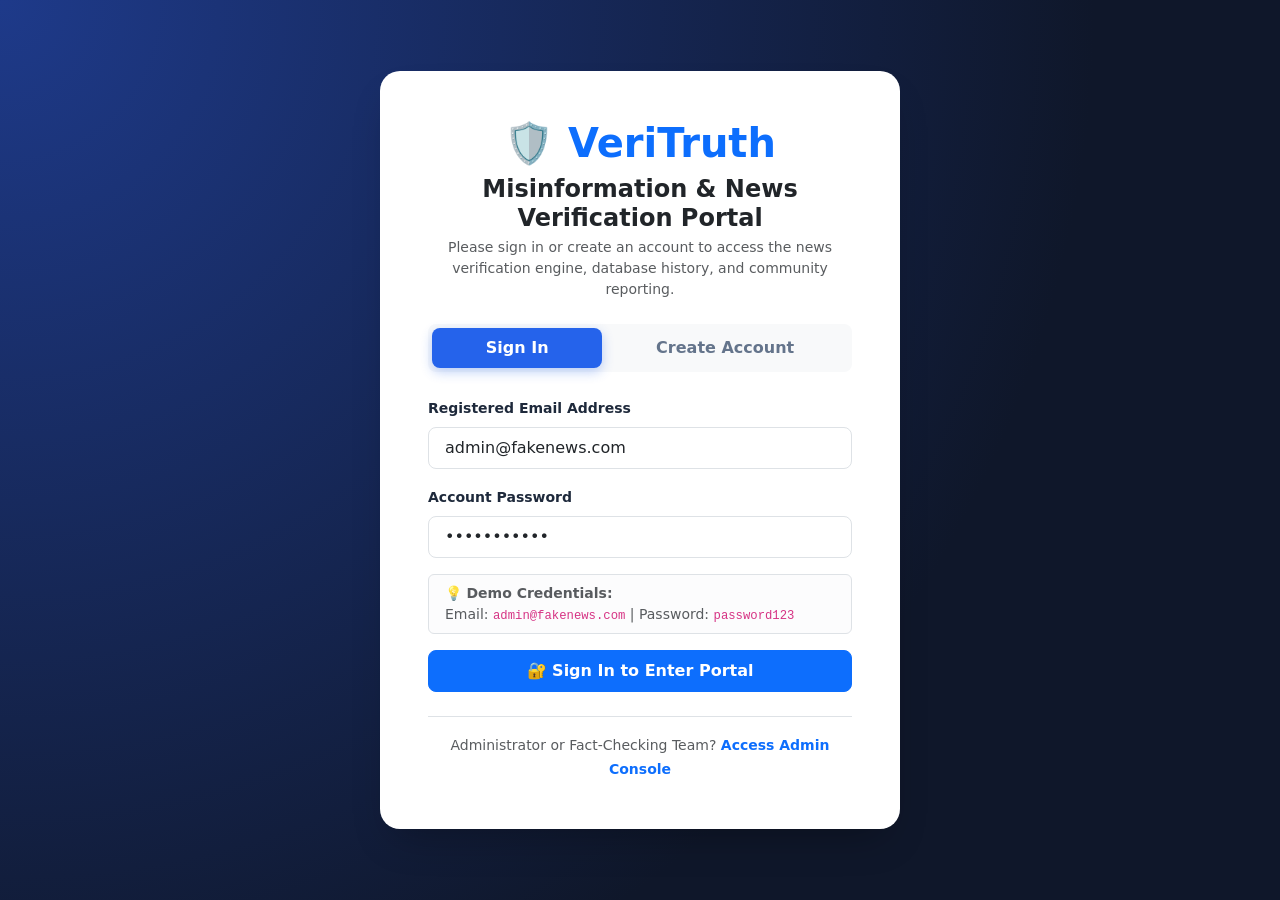
<file: index.html>
<!DOCTYPE html>
<html lang="en">
<head>
    <meta charset="UTF-8">
    <meta name="viewport" content="width=device-width, initial-scale=1.0">
    <title>VeriTruth - Fake News Detection & Verification Portal</title>
    <!-- Bootstrap 5 CSS -->
    <link href="https://cdn.jsdelivr.net/npm/bootstrap@5.3.0/dist/css/bootstrap.min.css" rel="stylesheet">
    <!-- Custom CSS -->
    <link rel="stylesheet" href="style.css">
</head>
<body>

    <!-- ========================================================= -->
    <!-- GATE 1: AUTHENTICATION GATE (Visible ONLY When Logged Out) -->
    <!-- ========================================================= -->
    <div id="authGateSection" class="min-vh-100 d-flex flex-column justify-content-center align-items-center py-5 px-3">
        <div class="auth-card custom-card p-4 p-md-5" style="max-width: 520px; width: 100%;">
            
            <div class="text-center mb-4">
                <div class="display-6 fw-bold text-primary mb-2">🛡️ VeriTruth</div>
                <h4 class="fw-bold text-dark mb-1">Misinformation & News Verification Portal</h4>
                <p class="text-muted small">Please sign in or create an account to access the news verification engine, database history, and community reporting.</p>
            </div>

            <!-- Login / Register Tabs -->
            <ul class="nav nav-pills nav-fill mb-4 p-1 bg-light rounded-3" id="authGateTabs" role="tablist">
                <li class="nav-item">
                    <button class="nav-link active fw-bold py-2" id="tab-login" data-bs-toggle="pill" data-bs-target="#pane-login" type="button">Sign In</button>
                </li>
                <li class="nav-item">
                    <button class="nav-link fw-bold py-2" id="tab-register" data-bs-toggle="pill" data-bs-target="#pane-register" type="button">Create Account</button>
                </li>
            </ul>

            <div class="tab-content">
                <!-- SIGN IN PANE -->
                <div class="tab-pane fade show active" id="pane-login">
                    <form onsubmit="return handleLogin(event)">
                        <div class="mb-3">
                            <label class="form-label fw-semibold small">Registered Email Address</label>
                            <input type="email" id="gateLoginEmail" class="form-control form-control-lg fs-6" placeholder="name@example.com" value="admin@fakenews.com" required>
                        </div>
                        <div class="mb-3">
                            <label class="form-label fw-semibold small">Account Password</label>
                            <input type="password" id="gateLoginPassword" class="form-control form-control-lg fs-6" placeholder="••••••••" value="password123" required>
                        </div>
                        <div class="alert alert-light border py-2 mb-3 small text-muted">
                            💡 <strong>Demo Credentials:</strong><br>
                            Email: <code>admin@fakenews.com</code> | Password: <code>password123</code>
                        </div>
                        <button type="submit" id="btnGateLogin" class="btn btn-primary btn-lg w-100 fw-bold py-2 fs-6">
                            🔐 Sign In to Enter Portal
                        </button>
                    </form>
                </div>

                <!-- REGISTER PANE -->
                <div class="tab-pane fade" id="pane-register">
                    <form onsubmit="return handleRegister(event)">
                        <div class="mb-3">
                            <label class="form-label fw-semibold small">Your Full Name</label>
                            <input type="text" id="gateRegName" class="form-control form-control-lg fs-6" placeholder="e.g. Rahul Sharma" required>
                        </div>
                        <div class="mb-3">
                            <label class="form-label fw-semibold small">Email Address</label>
                            <input type="email" id="gateRegEmail" class="form-control form-control-lg fs-6" placeholder="name@example.com" required>
                        </div>
                        <div class="mb-4">
                            <label class="form-label fw-semibold small">Choose Password (Min 4 chars)</label>
                            <input type="password" id="gateRegPassword" class="form-control form-control-lg fs-6" placeholder="••••••••" minlength="4" required>
                        </div>
                        <button type="submit" id="btnGateRegister" class="btn btn-success btn-lg w-100 fw-bold py-2 fs-6">
                            ✨ Create Account & Access
                        </button>
                    </form>
                </div>
            </div>

            <div class="text-center mt-4 pt-3 border-top">
                <small class="text-muted">Administrator or Fact-Checking Team? <a href="admin.html" class="fw-semibold text-decoration-none">Access Admin Console</a></small>
            </div>

        </div>
    </div>


    <!-- ========================================================= -->
    <!-- GATE 2: MAIN PORTAL CONTENT (Visible ONLY When Logged In) -->
    <!-- ========================================================= -->
    <div id="portalSection" class="d-none">

        <!-- Navigation Bar -->
        <nav class="navbar navbar-expand-lg navbar-custom sticky-top">
            <div class="container">
                <a class="navbar-brand fw-bold fs-4" href="#" onclick="showSection('home')">🛡️ VeriTruth Portal</a>
                <button class="navbar-toggler text-white" type="button" data-bs-toggle="collapse" data-bs-target="#navbarNav">
                    <span class="navbar-toggler-icon"></span>
                </button>
                <div class="collapse navbar-collapse" id="navbarNav">
                    <ul class="navbar-nav ms-auto align-items-center">
                        <li class="nav-item">
                            <a class="nav-link active" id="navLinkHome" href="#" onclick="showSection('home')">Verify News</a>
                        </li>
                        <li class="nav-item">
                            <a class="nav-link" id="navLinkHistory" href="#" onclick="showSection('history')">My History</a>
                        </li>
                        <li class="nav-item">
                            <a class="nav-link" id="navLinkReport" href="#" onclick="showSection('report')">Report Fake News</a>
                        </li>
                        
                        <!-- User View (Logged In) -->
                        <li class="nav-item">
                            <span class="nav-link text-white fw-bold ms-2" id="userGreeting">Welcome, User</span>
                        </li>
                        <li class="nav-item">
                            <a class="btn btn-outline-info btn-sm px-3 ms-2 text-white" href="profile.html">My Profile</a>
                        </li>
                        <li class="nav-item d-none" id="navAdminItem">
                            <a class="btn btn-warning btn-sm px-3 ms-2 fw-semibold text-dark" href="admin.html">Admin View</a>
                        </li>
                        <li class="nav-item">
                            <button class="btn btn-danger btn-sm px-3 ms-2" onclick="handleLogout(event)">Logout</button>
                        </li>
                    </ul>
                </div>
            </div>
        </nav>

        <!-- Hero Header -->
        <header class="hero-section text-center">
            <div class="container m-auto">
                <h1 class="display-5 fw-bold">Stop the Spread of Misinformation</h1>
                <p class="lead">Crosscheck news articles, claims, and viral forwards with our strict evidence-based fact-checking engine.</p>
            </div>
        </header>

        <!-- Main Content Dynamic Container -->
        <main class="container my-4">
            
            <!-- SECTION 1: VERIFICATION & SEARCH HOME -->
            <section id="home-section">
                <div class="row g-4">
                    <!-- Submission Form -->
                    <div class="col-lg-8">
                        <div class="card custom-card p-4">
                            <h3 class="mb-2 fw-bold text-primary">Verify News Article / Claim</h3>
                            <p class="text-muted small mb-4">Paste any news headline, government claim, or viral forward. The system cross-checks against verified official releases and known scam registries.</p>
                            
                            <form id="verificationForm" onsubmit="handleAnalyzeNews(event)">
                                <div class="mb-3">
                                    <label class="form-label fw-semibold">News Headline / Statement <span class="text-danger">*</span></label>
                                    <input type="text" id="newsTitle" class="form-control form-control-lg" placeholder="e.g. Government announces new subsidy scheme on education..." required>
                                </div>
                                <div class="mb-3">
                                    <label class="form-label fw-semibold">Full Article Context / Details (Optional)</label>
                                    <textarea id="newsContent" class="form-control" rows="4" placeholder="Paste supporting text, source URL, or message body to deepen verification accuracy..."></textarea>
                                </div>
                                <button type="submit" id="btnVerify" class="btn btn-primary btn-lg w-100 mt-2 fw-bold">
                                    🔍 Check News Authenticity
                                </button>
                            </form>
                        </div>

                        <!-- Verification Result Display Container -->
                        <div id="resultBox" class="card custom-card p-4 mt-4 d-none">
                            <h4 class="fw-bold mb-3 border-bottom pb-2">Verification Assessment</h4>
                            <div class="row align-items-center">
                                <div class="col-sm-4 text-center mb-3 mb-sm-0">
                                    <div id="scoreMetric" class="score-circle">88%</div>
                                    <span class="fw-bold fs-6 d-block" id="statusLabel">VERIFIED SOURCE</span>
                                </div>
                                <div class="col-sm-8">
                                    <h5 id="resultHeadline" class="fw-bold text-dark mb-2"></h5>
                                    <div class="alert alert-light border py-2 mb-0" id="sourceRec">
                                        <strong>Recommendation:</strong> Cross-verified with official channels.
                                    </div>
                                </div>
                            </div>
                        </div>
                    </div>

                    <!-- Trusted Recommendations Sidebar -->
                    <div class="col-lg-4">
                        <div class="card custom-card p-4 mb-4">
                            <h4 class="fw-bold text-success mb-3">✓ Verified News Guidelines</h4>
                            <ul class="list-group list-group-flush">
                                <li class="list-group-item d-flex justify-content-between align-items-center px-0">
                                    <span><strong>Official Gazette & PIB</strong><br><small class="text-muted">Primary Govt Announcements</small></span>
                                    <span class="badge bg-success rounded-pill">Govt of India</span>
                                </li>
                                <li class="list-group-item d-flex justify-content-between align-items-center px-0">
                                    <span><strong>Reuters / BBC Reality Check</strong><br><small class="text-muted">Global Bureau Fact Checkers</small></span>
                                    <span class="badge bg-primary rounded-pill">Global</span>
                                </li>
                                <li class="list-group-item d-flex justify-content-between align-items-center px-0">
                                    <span><strong>RBI / ISRO Bulletins</strong><br><small class="text-muted">Official Regulatory Notifications</small></span>
                                    <span class="badge bg-success rounded-pill">Official</span>
                                </li>
                            </ul>
                        </div>

                        <div class="card custom-card p-4 bg-primary text-white">
                            <h5 class="fw-bold mb-2">Found Suspicious Content?</h5>
                            <p class="small mb-3">Help community fact-checkers by submitting suspicious viral forwards to our database for review.</p>
                            <button class="btn btn-light btn-sm fw-bold text-primary" onclick="showSection('report')">🚨 Report Suspicious Forward</button>
                        </div>
                    </div>
                </div>
            </section>

            <!-- SECTION 2: HISTORY TRACKING -->
            <section id="history-section" class="d-none">
                <div class="card custom-card p-4">
                    <div class="d-flex flex-column flex-md-row justify-content-between align-items-md-center gap-3 mb-4">
                        <div>
                            <h3 class="fw-bold m-0 text-primary">Your Verification History</h3>
                            <small class="text-muted">Your past checked news headlines saved securely in persistent storage.</small>
                        </div>
                        <div class="d-flex gap-2">
                            <input type="text" id="historySearch" class="form-control" placeholder="Search history..." onkeyup="filterHistory()">
                            <button class="btn btn-outline-primary btn-sm" onclick="loadHistoryTable()">🔄 Refresh</button>
                        </div>
                    </div>
                    <div class="table-responsive">
                        <table class="table table-hover align-middle" id="historyTable">
                            <thead class="table-dark">
                                <tr>
                                    <th style="width: 160px;">Date/Time</th>
                                    <th>News Headline / Claim</th>
                                    <th style="width: 140px;">Credibility Score</th>
                                    <th style="width: 260px;">Status Verdict</th>
                                </tr>
                            </thead>
                            <tbody>
                                <!-- Loaded dynamically via loadHistoryTable() -->
                            </tbody>
                        </table>
                    </div>
                </div>
            </section>

            <!-- SECTION 3: REPORT SUSPICIOUS NEWS -->
            <section id="report-section" class="d-none">
                <div class="card custom-card p-4 max-width-md mx-auto" style="max-width: 750px;">
                    <h3 class="fw-bold text-danger mb-2">🚨 Report Misinformation or Fake News</h3>
                    <p class="text-muted mb-4">Submit suspicious forwards, misleading claims, or scam messages for admin review and database cataloging.</p>
                    
                    <form id="reportForm" onsubmit="handleReportSubmit(event)">
                        <div class="mb-3">
                            <label class="form-label fw-semibold">Suspicious Headline / Text <span class="text-danger">*</span></label>
                            <input type="text" class="form-control" id="reportTitle" placeholder="e.g. Forward claiming free recharge on WhatsApp..." required>
                        </div>
                        <div class="mb-3">
                            <label class="form-label fw-semibold">Platform / URL Source</label>
                            <input type="text" class="form-control" id="reportPlatform" placeholder="WhatsApp Forward, Telegram, Facebook, Twitter/X, URL...">
                        </div>
                        <div class="mb-3">
                            <label class="form-label fw-semibold">Why do you believe this is fake? (Supporting Context)</label>
                            <textarea class="form-control" id="reportReason" rows="3" placeholder="Provide any debunk details or reasons why this appears misleading..."></textarea>
                        </div>
                        <button type="submit" id="btnSubmitReport" class="btn btn-danger w-100 fw-bold py-2">
                            Submit Report for Admin Review
                        </button>
                    </form>
                </div>
            </section>

        </main>
    </div>

    <!-- Bootstrap Bundle & DB Engine -->
    <script src="https://cdn.jsdelivr.net/npm/bootstrap@5.3.0/dist/js/bootstrap.bundle.min.js"></script>
    <script src="db.js"></script>

    <script>
// 1. Initial Page Load Check
document.addEventListener("DOMContentLoaded", () => {
    checkUserAuth();
});

function checkUserAuth() {
    const currentUser = DB.getCurrentUser();
    if (currentUser) {
        showPortalUI(currentUser);
    } else {
        showAuthGateUI();
    }
}

function showPortalUI(user) {
    document.getElementById('authGateSection')?.classList.add('d-none');
    document.getElementById('portalSection')?.classList.remove('d-none');
    
    const userName = (typeof user === 'object' && user) ? user.name : user;
    const greeting = document.getElementById('userGreeting');
    if (greeting) greeting.innerText = "Welcome, " + userName;

    // Role-based Admin button display: only shown for Admin / Fact Checker
    const navAdmin = document.getElementById('navAdminItem');
    const isAdmin = typeof user === 'object' && user && (
        user.role === 'Fact Checker' || 
        user.role === 'Moderator' || 
        user.email === 'admin@fakenews.com'
    );
    if (navAdmin) {
        if (isAdmin) {
            navAdmin.classList.remove('d-none');
        } else {
            navAdmin.classList.add('d-none');
        }
    }

    loadHistoryTable();
}

function showAuthGateUI() {
    document.getElementById('portalSection')?.classList.add('d-none');
    document.getElementById('authGateSection')?.classList.remove('d-none');
}

// Section Navigation Control
function showSection(sectionId) {
    document.getElementById('home-section')?.classList.add('d-none');
    document.getElementById('history-section')?.classList.add('d-none');
    document.getElementById('report-section')?.classList.add('d-none');
    
    const navHome = document.getElementById('navLinkHome');
    const navHist = document.getElementById('navLinkHistory');
    const navRepo = document.getElementById('navLinkReport');

    navHome?.classList.remove('active');
    navHist?.classList.remove('active');
    navRepo?.classList.remove('active');

    const targetSection = document.getElementById(sectionId + '-section');
    if (targetSection) {
        targetSection.classList.remove('d-none');
    }

    if (sectionId === 'home') navHome?.classList.add('active');
    if (sectionId === 'history') {
        navHist?.classList.add('active');
        loadHistoryTable();
    }
    if (sectionId === 'report') navRepo?.classList.add('active');
}

// News Verification Engine Handler (100% Serverless & GitHub Pages Compatible)
function handleAnalyzeNews(event) {
    if (event) event.preventDefault();
    
    const titleInput = document.getElementById('newsTitle');
    const contentInput = document.getElementById('newsContent');
    const btnVerify = document.getElementById('btnVerify');

    if (!titleInput) return;

    const title = titleInput.value.trim();
    const content = contentInput ? contentInput.value.trim() : '';

    const resultBox = document.getElementById('resultBox');
    const scoreMetric = document.getElementById('scoreMetric');
    const statusLabel = document.getElementById('statusLabel');
    const resultHeadline = document.getElementById('resultHeadline');
    const sourceRec = document.getElementById('sourceRec');

    if (!title) {
        alert("Please enter a news headline or claim first!");
        return;
    }

    if (btnVerify) {
        btnVerify.disabled = true;
        btnVerify.innerHTML = '<span class="spinner-border spinner-border-sm me-2"></span>Cross-Checking News Context...';
    }

    // Run verification through client-side DB engine
    setTimeout(() => {
        const data = DB.analyzeNews(title, content);

        if (resultHeadline) resultHeadline.innerText = data.headline || title;
        if (sourceRec) sourceRec.innerHTML = "<strong>Assessment Note:</strong> " + data.recommendation;

        if (data.status === "warning" || data.status === "error") {
            // Rejected / Non-news / Gibberish / Too Short
            if (scoreMetric) {
                scoreMetric.innerText = "N/A";
                scoreMetric.className = "score-circle bg-secondary text-white";
            }
            if (statusLabel) {
                statusLabel.innerText = data.verdict;
                statusLabel.className = "fw-bold text-danger";
            }
        } else if (data.status === "success") {
            // Valid evaluated news claim
            if (scoreMetric) scoreMetric.innerText = data.trustScore + "%";
            if (statusLabel) statusLabel.innerText = data.verdict;

            if (statusLabel && scoreMetric) {
                if (data.trustScore <= 35) {
                    statusLabel.className = "fw-bold text-danger";
                    scoreMetric.className = "score-circle bg-fake";
                } else if (data.trustScore >= 75) {
                    statusLabel.className = "fw-bold text-success";
                    scoreMetric.className = "score-circle bg-real";
                } else {
                    statusLabel.className = "fw-bold text-warning";
                    scoreMetric.className = "score-circle bg-warning text-dark";
                }
            }
        }

        if (resultBox) {
            resultBox.classList.remove('d-none');
            resultBox.scrollIntoView({ behavior: 'smooth', block: 'nearest' });
        }

        if (btnVerify) {
            btnVerify.disabled = false;
            btnVerify.innerHTML = '🔍 Check News Authenticity';
        }
    }, 350);
}

// User Registration Handler
function handleRegister(event) {
    if (event) {
        event.preventDefault();
        event.stopPropagation();
    }

    const name = document.getElementById('gateRegName')?.value.trim() || '';
    const email = document.getElementById('gateRegEmail')?.value.trim() || '';
    const password = document.getElementById('gateRegPassword')?.value || '';

    const res = DB.register(name, email, password);

    if (res.status === 'success') {
        alert(res.message);
        showPortalUI(res.user);
    } else {
        alert("Registration Failed: " + res.message);
    }

    return false;
}

// User Login Handler
function handleLogin(event) {
    if (event) {
        event.preventDefault();
        event.stopPropagation();
    }

    const email = document.getElementById('gateLoginEmail')?.value.trim() || '';
    const password = document.getElementById('gateLoginPassword')?.value || '';

    const res = DB.login(email, password);

    if (res.status === 'success') {
        showPortalUI(res.user);
    } else {
        alert("Sign In Failed: " + res.message);
    }

    return false;
}

// History Table Loader
function loadHistoryTable() {
    const tbody = document.querySelector("#historyTable tbody");
    if (!tbody) return;

    const history = DB.getHistory();

    if (history.length === 0) {
        tbody.innerHTML = `<tr><td colspan="4" class="text-center text-muted py-4">No verification history logged yet. Check a headline above!</td></tr>`;
        return;
    }

    tbody.innerHTML = "";
    history.forEach(item => {
        const isFake = item.status.includes('Fake') || item.status.includes('High Risk');
        const isReal = item.status.includes('Official') || item.status.includes('Verified');
        const badgeColor = isFake ? 'bg-danger' : (isReal ? 'bg-success' : 'bg-warning text-dark');
        const scoreColor = isFake ? 'text-danger' : (isReal ? 'text-success' : 'text-warning');

        const row = `<tr>
            <td class="small text-muted">${item.checked_at}</td>
            <td class="text-wrap fw-semibold" style="max-width: 450px;">${escapeHtml(item.headline)}</td>
            <td class="fw-bold ${scoreColor}">${item.trust_score}</td>
            <td><span class="badge ${badgeColor}">${escapeHtml(item.status)}</span></td>
        </tr>`;
        tbody.innerHTML += row;
    });
}

function filterHistory() {
    const input = document.getElementById("historySearch")?.value.toLowerCase() || '';
    const rows = document.querySelectorAll("#historyTable tbody tr");
    rows.forEach(row => {
        const text = row.cells[1]?.innerText.toLowerCase() || '';
        row.style.display = text.includes(input) ? "" : "none";
    });
}

// Report Submission Handler
function handleReportSubmit(event) {
    if (event) event.preventDefault();

    const title = document.getElementById('reportTitle')?.value.trim() || '';
    const platform = document.getElementById('reportPlatform')?.value.trim() || '';
    const reason = document.getElementById('reportReason')?.value.trim() || '';

    if (!title) {
        alert("Please enter a headline or claim to report.");
        return;
    }

    const res = DB.addReport({
        title: title,
        platform: platform,
        reason: reason
    });

    alert(res.message);
    document.getElementById('reportForm')?.reset();
    showSection('home');
}

function handleLogout(event) {
    if (event) event.preventDefault();
    DB.logout();
    showAuthGateUI();
}

function escapeHtml(text) {
    if (!text) return "";
    return text.toString().replace(/&/g, "&amp;").replace(/</g, "&lt;").replace(/>/g, "&gt;").replace(/"/g, "&quot;").replace(/'/g, "&#039;");
}
</script>
</body>
</html>
</file>
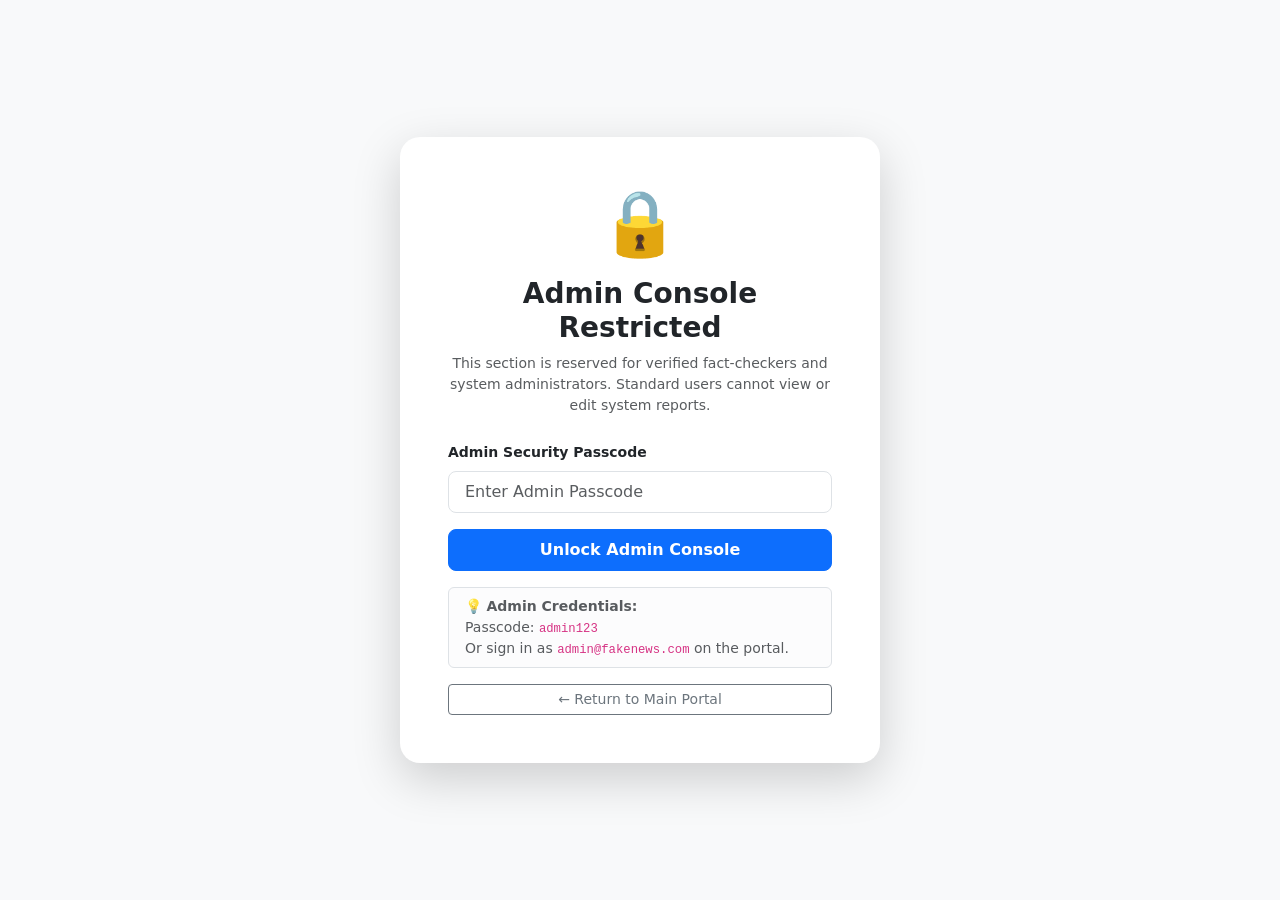
<file: admin.html>
<!DOCTYPE html>
<html lang="en">
<head>
    <meta charset="UTF-8">
    <meta name="viewport" content="width=device-width, initial-scale=1.0">
    <title>Admin Dashboard - Fake News Monitoring Portal</title>
    <link href="https://cdn.jsdelivr.net/npm/bootstrap@5.3.0/dist/css/bootstrap.min.css" rel="stylesheet">
    <link rel="stylesheet" href="style.css">
    <style>
        .admin-nav {
            background-color: #0f172a;
        }
        .stat-card {
            background: #ffffff;
            border-radius: 12px;
            box-shadow: 0 4px 12px rgba(0,0,0,0.05);
            border: 2px solid transparent;
            transition: all 0.2s ease-in-out;
            text-decoration: none;
            color: inherit;
            display: block;
            cursor: pointer;
        }
        .stat-card:hover {
            transform: translateY(-3px);
            box-shadow: 0 6px 20px rgba(0,0,0,0.12);
        }
        .stat-card.active-card {
            border-color: #2563eb;
            background-color: #f1f5f9;
        }
        .table th {
            font-size: 0.85rem;
            text-transform: uppercase;
            letter-spacing: 0.5px;
        }
    </style>
</head>
<body class="bg-light">

    <!-- ========================================================= -->
    <!-- LOCK SCREEN: DISPLAYED WHEN ACCESS IS RESTRICTED           -->
    <!-- ========================================================= -->
    <div id="adminLockScreen" class="min-vh-100 d-flex flex-column justify-content-center align-items-center py-5 px-3">
        <div class="card border-0 shadow-lg p-4 p-md-5 text-center" style="max-width: 480px; width: 100%; border-radius: 20px;">
            <div class="display-3 mb-3">🔒</div>
            <h3 class="fw-bold text-dark mb-2">Admin Console Restricted</h3>
            <p class="text-muted small mb-4">
                This section is reserved for verified fact-checkers and system administrators. Standard users cannot view or edit system reports.
            </p>

            <form onsubmit="handleAdminUnlock(event)">
                <div class="mb-3 text-start">
                    <label class="form-label fw-semibold small">Admin Security Passcode</label>
                    <input type="password" id="adminPasscodeInput" class="form-control form-control-lg fs-6" placeholder="Enter Admin Passcode" required>
                </div>
                <button type="submit" class="btn btn-primary btn-lg w-100 fw-bold fs-6 mb-3">
                    Unlock Admin Console
                </button>
            </form>

            <div class="alert alert-light border py-2 mb-3 small text-muted text-start">
                💡 <strong>Admin Credentials:</strong><br>
                Passcode: <code>admin123</code><br>
                Or sign in as <code>admin@fakenews.com</code> on the portal.
            </div>

            <a href="index.html" class="btn btn-outline-secondary btn-sm">
                ← Return to Main Portal
            </a>
        </div>
    </div>


    <!-- ========================================================= -->
    <!-- MAIN ADMIN DASHBOARD: DISPLAYED ONLY FOR AUTHORIZED ADMIN  -->
    <!-- ========================================================= -->
    <div id="adminDashboardContent" class="d-none">

        <!-- Top Admin Navigation -->
        <nav class="navbar navbar-dark admin-nav px-4 py-3 shadow">
            <div class="container-fluid d-flex justify-content-between align-items-center">
                <div class="d-flex align-items-center gap-3">
                    <span class="navbar-brand fw-bold fs-5 mb-0">🛡️ VeriTruth Admin Console</span>
                    <span class="badge bg-success" id="adminRoleBadge">Verified Admin Session</span>
                </div>
                <div class="d-flex gap-2">
                    <a href="index.html" class="btn btn-outline-light btn-sm">🌐 Main Portal Home</a>
                    <a href="profile.html" class="btn btn-outline-info btn-sm">👤 My Profile</a>
                    <button class="btn btn-outline-danger btn-sm" onclick="lockAdminConsole()">🔒 Lock Console</button>
                    <button class="btn btn-secondary btn-sm" onclick="renderAdmin()">🔄 Refresh</button>
                </div>
            </div>
        </nav>

        <div class="container-fluid px-4 my-4">
            
            <!-- Alert Notification Box -->
            <div id="adminAlertContainer"></div>

            <!-- Stat Overview Cards -->
            <div class="row g-3 mb-4">
                <div class="col-md-3 col-sm-6">
                    <div class="stat-card p-3 text-center" id="card-reports" onclick="switchView('reports')">
                        <h6 class="text-muted text-uppercase small mb-1">Pending Reports</h6>
                        <h2 class="fw-bold text-warning mb-0" id="cntPending">0</h2>
                        <small class="text-muted">Awaiting Admin Review</small>
                    </div>
                </div>
                <div class="col-md-3 col-sm-6">
                    <div class="stat-card p-3 text-center" id="card-verified" onclick="switchView('verified')">
                        <h6 class="text-muted text-uppercase small mb-1">Verified Real News</h6>
                        <h2 class="fw-bold text-success mb-0" id="cntVerified">0</h2>
                        <small class="text-muted">Confirmed Authentic</small>
                    </div>
                </div>
                <div class="col-md-3 col-sm-6">
                    <div class="stat-card p-3 text-center" id="card-fake" onclick="switchView('fake_cases')">
                        <h6 class="text-muted text-uppercase small mb-1">Identified Fake News</h6>
                        <h2 class="fw-bold text-danger mb-0" id="cntFake">0</h2>
                        <small class="text-muted">Confirmed Misinformation</small>
                    </div>
                </div>
                <div class="col-md-3 col-sm-6">
                    <div class="stat-card p-3 text-center" id="card-users" onclick="switchView('users')">
                        <h6 class="text-muted text-uppercase small mb-1">Active Accounts</h6>
                        <h2 class="fw-bold text-primary mb-0" id="cntUsers">0</h2>
                        <small class="text-muted">Registered System Users</small>
                    </div>
                </div>
            </div>

            <!-- Navigation Tabs Bar -->
            <ul class="nav nav-tabs mb-4">
                <li class="nav-item">
                    <a class="nav-link active fw-bold" id="tab-reports" href="#" onclick="switchView('reports'); return false;">
                        🚨 Pending Reports (<span id="tabCountPending">0</span>)
                    </a>
                </li>
                <li class="nav-item">
                    <a class="nav-link text-dark" id="tab-verified" href="#" onclick="switchView('verified'); return false;">
                        ✓ Verified Real News (<span id="tabCountVerified">0</span>)
                    </a>
                </li>
                <li class="nav-item">
                    <a class="nav-link text-dark" id="tab-fake" href="#" onclick="switchView('fake_cases'); return false;">
                        ⚠️ Fake / Scam Cases (<span id="tabCountFake">0</span>)
                    </a>
                </li>
                <li class="nav-item">
                    <a class="nav-link text-dark" id="tab-history" href="#" onclick="switchView('history'); return false;">
                        🔍 Verification Logs (<span id="tabCountHistory">0</span>)
                    </a>
                </li>
                <li class="nav-item">
                    <a class="nav-link text-dark" id="tab-users" href="#" onclick="switchView('users'); return false;">
                        👥 User Accounts (<span id="tabCountUsers">0</span>)
                    </a>
                </li>
            </ul>

            <!-- Main Content Table Card -->
            <div class="card border-0 shadow-sm rounded-3 p-4">
                <div class="d-flex justify-content-between align-items-center mb-3">
                    <h5 class="fw-bold text-dark mb-0" id="viewTitle">Incoming User Reports Pipeline</h5>
                    <input type="text" id="adminSearchInput" class="form-control w-25" placeholder="Filter rows..." onkeyup="filterAdminTable()">
                </div>
                
                <div class="table-responsive" id="tableContainer">
                    <!-- Dynamically Rendered by renderAdmin() -->
                </div>
            </div>
        </div>

    </div>

    <!-- Bootstrap Bundle & DB Script -->
    <script src="https://cdn.jsdelivr.net/npm/bootstrap@5.3.0/dist/js/bootstrap.bundle.min.js"></script>
    <script src="db.js"></script>

    <script>
        const ADMIN_PASSCODE = "admin123";
        let currentView = 'reports';

        document.addEventListener("DOMContentLoaded", () => {
            verifyAdminAccess();
        });

        // Security / Access Control Check
        function verifyAdminAccess() {
            const currentUser = DB.getCurrentUser();
            const sessionUnlocked = sessionStorage.getItem("admin_unlocked") === "true";

            // Authorized if user has Fact Checker / Moderator role, or admin email, or session unlocked
            const isAuthorizedUser = currentUser && (
                currentUser.role === 'Fact Checker' || 
                currentUser.role === 'Moderator' ||
                currentUser.email === 'admin@fakenews.com'
            );

            if (isAuthorizedUser || sessionUnlocked) {
                document.getElementById('adminLockScreen').classList.add('d-none');
                document.getElementById('adminDashboardContent').classList.remove('d-none');
                if (currentUser) {
                    document.getElementById('adminRoleBadge').innerText = `${currentUser.name} (${currentUser.role || 'Admin'})`;
                }
                renderAdmin();
            } else {
                document.getElementById('adminDashboardContent').classList.add('d-none');
                document.getElementById('adminLockScreen').classList.remove('d-none');
            }
        }

        function handleAdminUnlock(event) {
            if (event) event.preventDefault();
            const input = document.getElementById('adminPasscodeInput')?.value || '';

            if (input === ADMIN_PASSCODE) {
                sessionStorage.setItem("admin_unlocked", "true");
                verifyAdminAccess();
            } else {
                alert("Incorrect Admin Passcode. Access denied.");
            }
        }

        function lockAdminConsole() {
            sessionStorage.removeItem("admin_unlocked");
            verifyAdminAccess();
        }

        function switchView(viewName) {
            currentView = viewName;

            ['reports', 'verified', 'fake_cases', 'history', 'users'].forEach(v => {
                const tab = document.getElementById('tab-' + (v === 'fake_cases' ? 'fake' : v));
                const card = document.getElementById('card-' + (v === 'fake_cases' ? 'fake' : v));
                
                if (v === currentView) {
                    tab?.classList.add('active', 'fw-bold');
                    tab?.classList.remove('text-dark');
                    card?.classList.add('active-card');
                } else {
                    tab?.classList.remove('active', 'fw-bold');
                    tab?.classList.add('text-dark');
                    card?.classList.remove('active-card');
                }
            });

            renderAdmin();
        }

        function showAdminAlert(message, type = "info") {
            const container = document.getElementById('adminAlertContainer');
            if (!container) return;
            container.innerHTML = `
                <div class="alert alert-${type} alert-dismissible fade show" role="alert">
                    <strong>Admin Notice:</strong> ${escapeHtml(message)}
                    <button type="button" class="btn-close" data-bs-dismiss="alert" aria-label="Close"></button>
                </div>
            `;
        }

        function renderAdmin() {
            const allReports = DB.getReports();
            const pendingReports = allReports.filter(r => r.status === 'Pending');
            const verifiedReports = allReports.filter(r => r.status === 'Verified Real');
            const fakeReports = allReports.filter(r => r.status === 'Fake / Scam');
            const allUsers = DB.getUsers();
            const allHistory = DB.getHistory();

            // Update Counters
            document.getElementById('cntPending').innerText = pendingReports.length;
            document.getElementById('cntVerified').innerText = verifiedReports.length;
            document.getElementById('cntFake').innerText = fakeReports.length;
            document.getElementById('cntUsers').innerText = allUsers.length;

            document.getElementById('tabCountPending').innerText = pendingReports.length;
            document.getElementById('tabCountVerified').innerText = verifiedReports.length;
            document.getElementById('tabCountFake').innerText = fakeReports.length;
            document.getElementById('tabCountUsers').innerText = allUsers.length;
            document.getElementById('tabCountHistory').innerText = allHistory.length;

            const container = document.getElementById('tableContainer');
            const title = document.getElementById('viewTitle');

            if (currentView === 'users') {
                title.innerText = `Registered System Users (${allUsers.length})`;
                renderUsersTable(allUsers, container);
            } else if (currentView === 'verified') {
                title.innerText = `Verified Authentic News Archive (${verifiedReports.length})`;
                renderArchiveTable(verifiedReports, container, 'Verified Real');
            } else if (currentView === 'fake_cases') {
                title.innerText = `Identified Fake News Archive (${fakeReports.length})`;
                renderArchiveTable(fakeReports, container, 'Fake / Scam');
            } else if (currentView === 'history') {
                title.innerText = `Recent Verification Logs (${allHistory.length})`;
                renderHistoryTable(allHistory, container);
            } else {
                title.innerText = `🚨 Incoming User Reports (Pending Review: ${pendingReports.length})`;
                renderPendingTable(pendingReports, container);
            }
        }

        function renderPendingTable(reports, container) {
            if (reports.length === 0) {
                container.innerHTML = `<div class="text-center text-muted py-4"><em>No pending user reports requiring review at this time.</em></div>`;
                return;
            }

            let html = `
                <table class="table table-hover align-middle" id="adminTable">
                    <thead class="table-dark">
                        <tr>
                            <th>Report ID</th>
                            <th>Reporter</th>
                            <th>Reported Headline</th>
                            <th>Platform</th>
                            <th>Remarks / Reason</th>
                            <th>Date Submitted</th>
                            <th style="min-width: 250px;">Verification Actions</th>
                        </tr>
                    </thead>
                    <tbody>
            `;

            reports.forEach(r => {
                html += `
                    <tr>
                        <td><strong>#${r.id}</strong></td>
                        <td><span class="fw-semibold text-primary">${escapeHtml(r.user_name || "Anonymous")}</span></td>
                        <td class="text-wrap fw-bold" style="max-width: 320px;">"${escapeHtml(r.headline)}"</td>
                        <td><span class="badge bg-info text-dark">${escapeHtml(r.platform || "General")}</span></td>
                        <td class="text-muted small" style="max-width: 260px;">${escapeHtml(r.reason || "No remarks")}</td>
                        <td class="small text-muted">${r.date_reported}</td>
                        <td>
                            <div class="d-flex gap-1">
                                <button class="btn btn-sm btn-success" onclick="actionVerifyReal(${r.id})">✓ Verify Real</button>
                                <button class="btn btn-sm btn-danger" onclick="actionMarkFake(${r.id})">✗ Mark Fake</button>
                                <button class="btn btn-sm btn-outline-secondary" onclick="actionDeleteReport(${r.id})">🗑</button>
                            </div>
                        </td>
                    </tr>
                `;
            });

            html += `</tbody></table>`;
            container.innerHTML = html;
        }

        function renderArchiveTable(reports, container, statusLabel) {
            if (reports.length === 0) {
                container.innerHTML = `<div class="text-center text-muted py-4"><em>No records in this archive.</em></div>`;
                return;
            }

            let html = `
                <table class="table table-hover align-middle" id="adminTable">
                    <thead class="table-dark">
                        <tr>
                            <th>Report ID</th>
                            <th>Reporter</th>
                            <th>Headline Context</th>
                            <th>Platform</th>
                            <th>Reason / Remarks</th>
                            <th>Date Reported</th>
                            <th>Status</th>
                            <th>Actions</th>
                        </tr>
                    </thead>
                    <tbody>
            `;

            reports.forEach(r => {
                const badgeColor = r.status === 'Verified Real' ? 'bg-success' : 'bg-danger';
                html += `
                    <tr>
                        <td>#${r.id}</td>
                        <td>${escapeHtml(r.user_name || "Anonymous")}</td>
                        <td class="text-wrap fw-semibold" style="max-width: 320px;">"${escapeHtml(r.headline)}"</td>
                        <td><span class="badge bg-info text-dark">${escapeHtml(r.platform || "General")}</span></td>
                        <td class="text-muted small" style="max-width: 250px;">${escapeHtml(r.reason || "No remarks")}</td>
                        <td class="small text-muted">${r.date_reported}</td>
                        <td><span class="badge ${badgeColor}">${escapeHtml(r.status)}</span></td>
                        <td>
                            <div class="btn-group btn-group-sm">
                                <button class="btn btn-outline-warning" onclick="actionResetPending(${r.id})">Reset to Pending</button>
                                <button class="btn btn-outline-danger" onclick="actionDeleteReport(${r.id})">Delete</button>
                            </div>
                        </td>
                    </tr>
                `;
            });

            html += `</tbody></table>`;
            container.innerHTML = html;
        }

        function renderHistoryTable(logs, container) {
            if (logs.length === 0) {
                container.innerHTML = `<div class="text-center text-muted py-4"><em>No search history logs recorded yet.</em></div>`;
                return;
            }

            let html = `
                <table class="table table-hover align-middle" id="adminTable">
                    <thead class="table-dark">
                        <tr>
                            <th>Log ID</th>
                            <th>User</th>
                            <th>Searched Headline</th>
                            <th>Trust Score</th>
                            <th>Verdict</th>
                            <th>Date/Time</th>
                            <th>Actions</th>
                        </tr>
                    </thead>
                    <tbody>
            `;

            logs.forEach(h => {
                const isFake = h.status.includes('Fake') || h.status.includes('High Risk');
                const isReal = h.status.includes('Official') || h.status.includes('Verified');
                const badgeClass = isFake ? 'bg-danger' : (isReal ? 'bg-success' : 'bg-warning text-dark');
                const scoreClass = isFake ? 'text-danger' : (isReal ? 'text-success' : 'text-warning');

                html += `
                    <tr>
                        <td>#${h.id}</td>
                        <td><span class="fw-semibold text-primary">${escapeHtml(h.user_name || "Guest")}</span></td>
                        <td class="text-wrap" style="max-width: 380px;">${escapeHtml(h.headline)}</td>
                        <td><span class="fw-bold ${scoreClass}">${h.trust_score}</span></td>
                        <td><span class="badge ${badgeClass}">${escapeHtml(h.status)}</span></td>
                        <td class="small text-muted">${h.checked_at}</td>
                        <td><button class="btn btn-sm btn-outline-danger" onclick="actionDeleteHistory(${h.id})">Delete</button></td>
                    </tr>
                `;
            });

            html += `</tbody></table>`;
            container.innerHTML = html;
        }

        function renderUsersTable(users, container) {
            if (users.length === 0) {
                container.innerHTML = `<div class="text-center text-muted py-4"><em>No registered users found.</em></div>`;
                return;
            }

            let html = `
                <table class="table table-hover align-middle" id="adminTable">
                    <thead class="table-dark">
                        <tr>
                            <th>User ID</th>
                            <th>Full Name</th>
                            <th>Email Address</th>
                            <th>Role</th>
                            <th>Age</th>
                            <th>Address</th>
                            <th>Joined Date</th>
                            <th>Actions</th>
                        </tr>
                    </thead>
                    <tbody>
            `;

            users.forEach(u => {
                html += `
                    <tr>
                        <td><strong>#${u.id}</strong></td>
                        <td class="fw-semibold">${escapeHtml(u.name)}</td>
                        <td>${escapeHtml(u.email)}</td>
                        <td><span class="badge bg-primary">${escapeHtml(u.role || "Standard User")}</span></td>
                        <td>${u.age ? u.age : '<span class="text-muted">-</span>'}</td>
                        <td class="small text-muted" style="max-width: 200px;">${escapeHtml(u.address || "-")}</td>
                        <td class="small text-muted">${u.created_at || "Recent"}</td>
                        <td>
                            <button class="btn btn-sm btn-outline-danger" onclick="actionDeleteUser(${u.id}, '${escapeHtml(u.name)}')">
                                Delete User
                            </button>
                        </td>
                    </tr>
                `;
            });

            html += `</tbody></table>`;
            container.innerHTML = html;
        }

        // Action Handlers
        function actionVerifyReal(id) {
            DB.updateReportStatus(id, 'Verified Real');
            showAdminAlert(`Report #${id} marked as VERIFIED REAL news.`, "success");
            renderAdmin();
        }

        function actionMarkFake(id) {
            DB.updateReportStatus(id, 'Fake / Scam');
            showAdminAlert(`Report #${id} marked as CONFIRMED FAKE / SCAM.`, "danger");
            renderAdmin();
        }

        function actionResetPending(id) {
            DB.updateReportStatus(id, 'Pending');
            showAdminAlert(`Report #${id} status reset to Pending.`, "warning");
            renderAdmin();
        }

        function actionDeleteReport(id) {
            if (confirm("Are you sure you want to delete this report?")) {
                DB.deleteReport(id);
                showAdminAlert(`Report #${id} deleted successfully.`, "secondary");
                renderAdmin();
            }
        }

        function actionDeleteUser(id, name) {
            if (confirm(`Are you sure you want to delete user #${id} (${name})?`)) {
                DB.deleteUser(id);
                showAdminAlert(`User #${id} (${name}) deleted.`, "secondary");
                renderAdmin();
            }
        }

        function actionDeleteHistory(id) {
            if (confirm("Delete this history record?")) {
                DB.deleteHistory(id);
                showAdminAlert(`History log #${id} deleted.`, "secondary");
                renderAdmin();
            }
        }

        function filterAdminTable() {
            const query = document.getElementById("adminSearchInput")?.value.toLowerCase() || '';
            const rows = document.querySelectorAll("#adminTable tbody tr");
            rows.forEach(row => {
                const text = row.innerText.toLowerCase();
                row.style.display = text.includes(query) ? "" : "none";
            });
        }

        function escapeHtml(text) {
            if (!text) return "";
            return text.toString().replace(/&/g, "&amp;").replace(/</g, "&lt;").replace(/>/g, "&gt;").replace(/"/g, "&quot;").replace(/'/g, "&#039;");
        }
    </script>
</body>
</html>
</file>
<file: style.css>
/* Custom Trust & Alert Color Palette */
:root {
    --primary-trust: #0f172a;    /* Slate Dark Navy */
    --secondary-trust: #1e40af;  /* Vivid Royal Blue */
    --accent-fake: #dc2626;      /* Crimson Red for alerts/fake news */
    --accent-real: #16a34a;      /* Emerald Green for verified content */
    --bg-light: #f1f5f9;
}

body {
    font-family: 'Segoe UI', system-ui, -apple-system, BlinkMacSystemFont, Roboto, sans-serif;
    background-color: var(--bg-light);
    color: #1e293b;
    min-height: 100vh;
}

/* Authentication Gate Screen */
#authGateSection {
    background: radial-gradient(circle at top left, #1e3a8a 0%, #0f172a 70%);
}

.auth-card {
    background: #ffffff !important;
    border-radius: 20px !important;
    box-shadow: 0 20px 40px -15px rgba(0,0,0,0.3) !important;
}

#authGateTabs .nav-link {
    color: #64748b;
    border-radius: 8px;
    transition: all 0.2s ease;
}

#authGateTabs .nav-link.active {
    background-color: #2563eb;
    color: #ffffff;
    box-shadow: 0 4px 12px rgba(37, 99, 235, 0.3);
}

/* Navbar Styling */
.navbar-custom {
    background-color: var(--primary-trust);
    box-shadow: 0 4px 12px rgba(0,0,0,0.15);
}
.navbar-brand {
    color: #ffffff !important;
    letter-spacing: -0.5px;
}
.navbar-custom .nav-link {
    color: #cbd5e1 !important;
    font-weight: 500;
    transition: color 0.15s ease-in-out;
}
.navbar-custom .nav-link:hover,
.navbar-custom .nav-link.active {
    color: #ffffff !important;
}

/* Hero Section */
.hero-section {
    background: linear-gradient(135deg, #0f172a 0%, #1e3a8a 50%, #1d4ed8 100%);
    color: white;
    padding: 55px 0 45px;
    border-radius: 0 0 24px 24px;
    margin-bottom: 35px;
}

.custom-card {
    border: none;
    border-radius: 16px;
    background: #ffffff;
    box-shadow: 0 4px 18px rgba(0,0,0,0.06);
    transition: transform 0.2s ease, box-shadow 0.2s ease;
}

.custom-card:hover {
    box-shadow: 0 8px 24px rgba(0,0,0,0.09);
}

/* Badge & Score Styling */
.score-circle {
    width: 105px;
    height: 105px;
    border-radius: 50%;
    display: flex;
    align-items: center;
    justify-content: center;
    font-size: 24px;
    font-weight: 800;
    margin: 0 auto 12px;
    color: white;
    box-shadow: 0 6px 16px rgba(0,0,0,0.12);
}

.bg-real { 
    background: linear-gradient(135deg, #16a34a, #15803d);
}
.bg-fake { 
    background: linear-gradient(135deg, #dc2626, #b91c1c); 
}

/* Form Elements */
.form-control:focus, .form-select:focus {
    border-color: #3b82f6;
    box-shadow: 0 0 0 0.25rem rgba(59, 130, 246, 0.25);
}

/* Tables */
.table thead th {
    font-weight: 600;
    letter-spacing: 0.3px;
}
</file>
